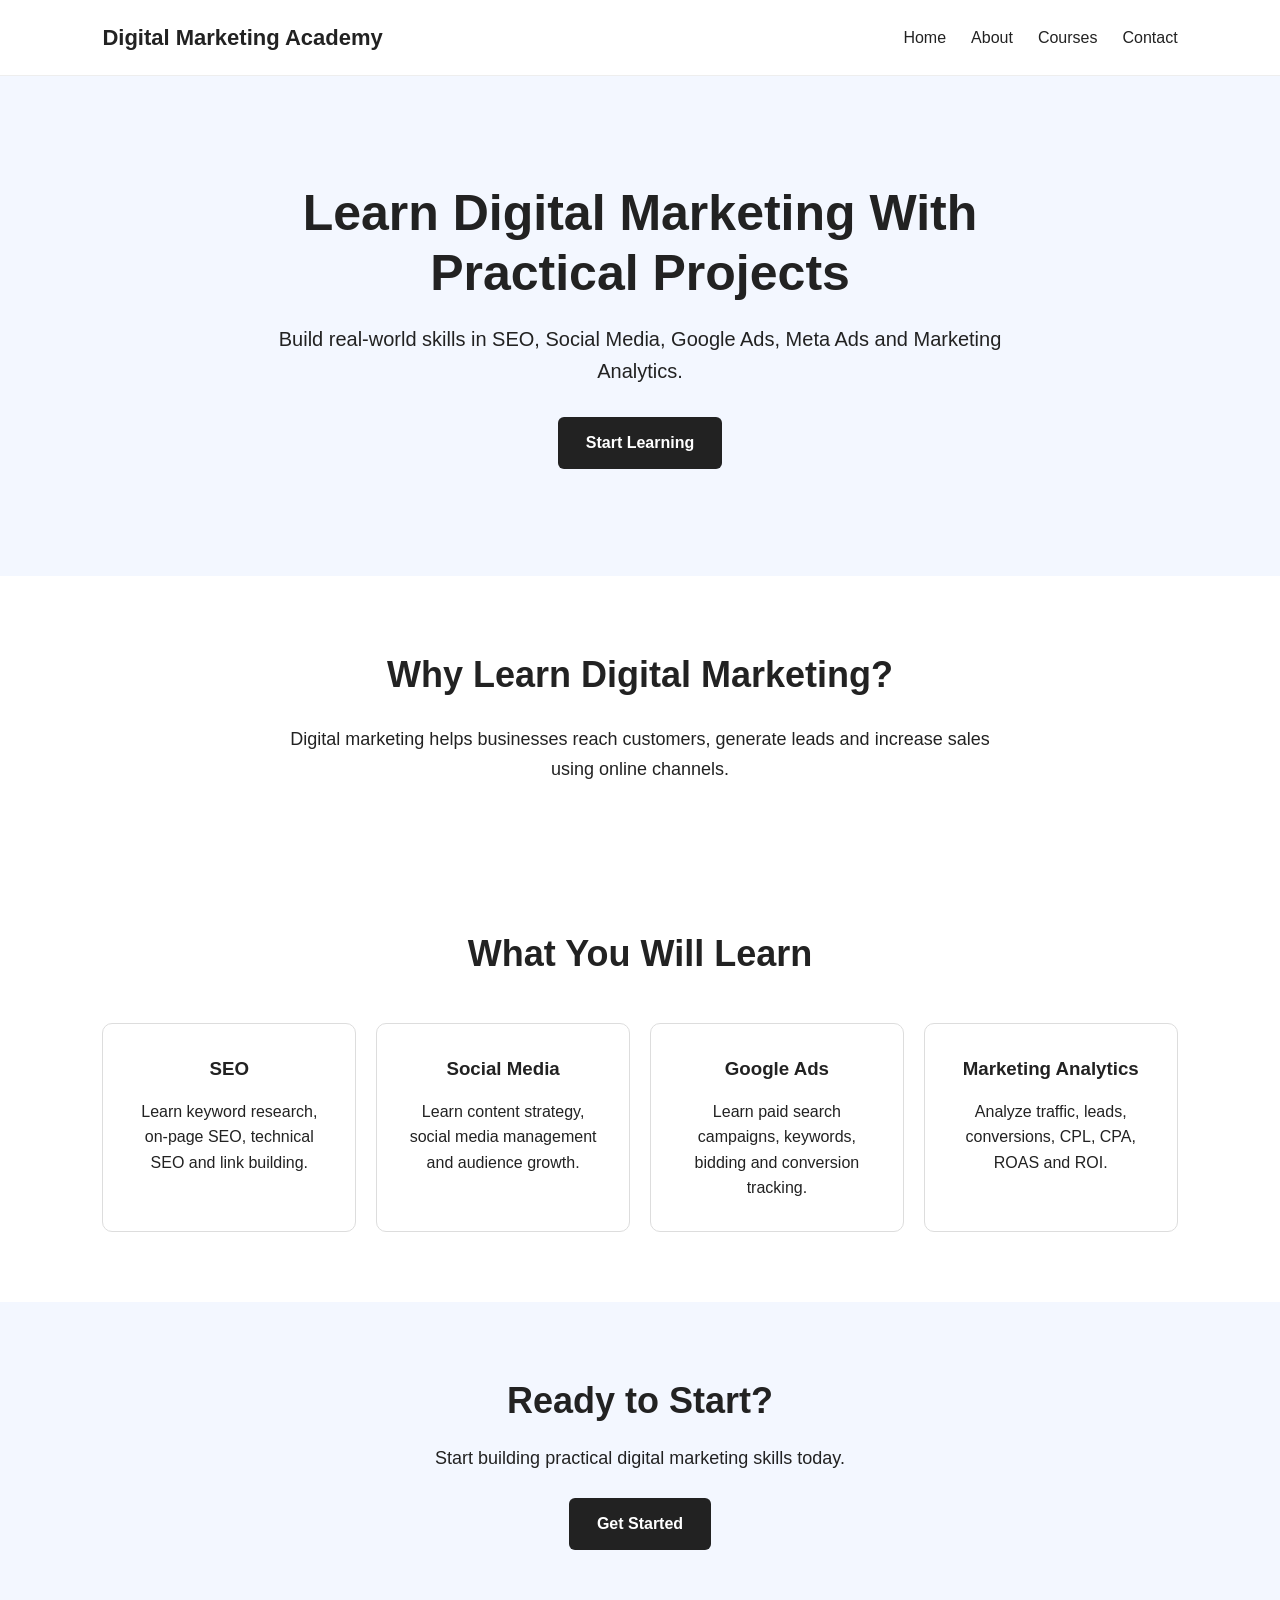
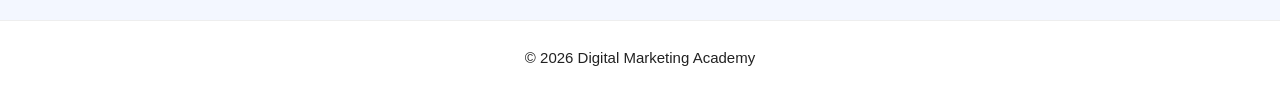
<file: index.html>
<!DOCTYPE html>
<html lang="en">
<head>

    <meta charset="UTF-8">

    <meta
        name="viewport"
        content="width=device-width, initial-scale=1.0"
    >

    <title>
        Digital Marketing Course | Learn Practical Skills
    </title>

    <meta
        name="description"
        content="Learn digital marketing through practical projects covering SEO, social media marketing, Google Ads, Meta Ads and marketing analytics."
    >

    <meta
        name="robots"
        content="index, follow"
    >

    <link
        rel="canonical"
        href="https://yashs00n.github.io/digital-marketing-academy/"
    >

    <link
        rel="stylesheet"
        href="css/style.css"
    >

</head>
<body>

<header>
    <nav class="navbar">

        <div class="logo">
            Digital Marketing Academy
        </div>

        <ul class="nav-links">
            <li><a href="index.html">Home</a></li>
            <li><a href="about.html">About</a></li>
            <li><a href="courses.html">Courses</a></li>
            <li><a href="contact.html">Contact</a></li>
        </ul>

    </nav>
</header>


<main>

<section class="hero">

    <div class="hero-content">

        <h1>
            Learn Digital Marketing
            With Practical Projects
        </h1>

        <p>
            Build real-world skills in SEO, Social Media,
            Google Ads, Meta Ads and Marketing Analytics.
        </p>

        <a href="contact.html" class="btn">
            Start Learning
        </a>

    </div>

</section>


<section class="about-section">

    <h2>Why Learn Digital Marketing?</h2>

    <p>
        Digital marketing helps businesses reach customers,
        generate leads and increase sales using online channels.
    </p>

</section>


<section class="skills">

    <h2>What You Will Learn</h2>

    <div class="skill-container">

        <div class="skill-card">
            <h3>SEO</h3>
            <p>
                Learn keyword research, on-page SEO,
                technical SEO and link building.
            </p>
        </div>

        <div class="skill-card">
            <h3>Social Media</h3>
            <p>
                Learn content strategy, social media
                management and audience growth.
            </p>
        </div>

        <div class="skill-card">
            <h3>Google Ads</h3>
            <p>
                Learn paid search campaigns,
                keywords, bidding and conversion tracking.
            </p>
        </div>

        <div class="skill-card">
            <h3>Marketing Analytics</h3>
            <p>
                Analyze traffic, leads, conversions,
                CPL, CPA, ROAS and ROI.
            </p>
        </div>

    </div>

</section>


<section class="cta">

    <h2>Ready to Start?</h2>

    <p>
        Start building practical digital marketing skills today.
    </p>

    <a href="landing.html" class="btn">
        Get Started
    </a>

</section>

</main>


<footer>

    <p>
        © 2026 Digital Marketing Academy
    </p>

</footer>

<script src="js/scripts.js"></script>

</body>
</html>
</file>
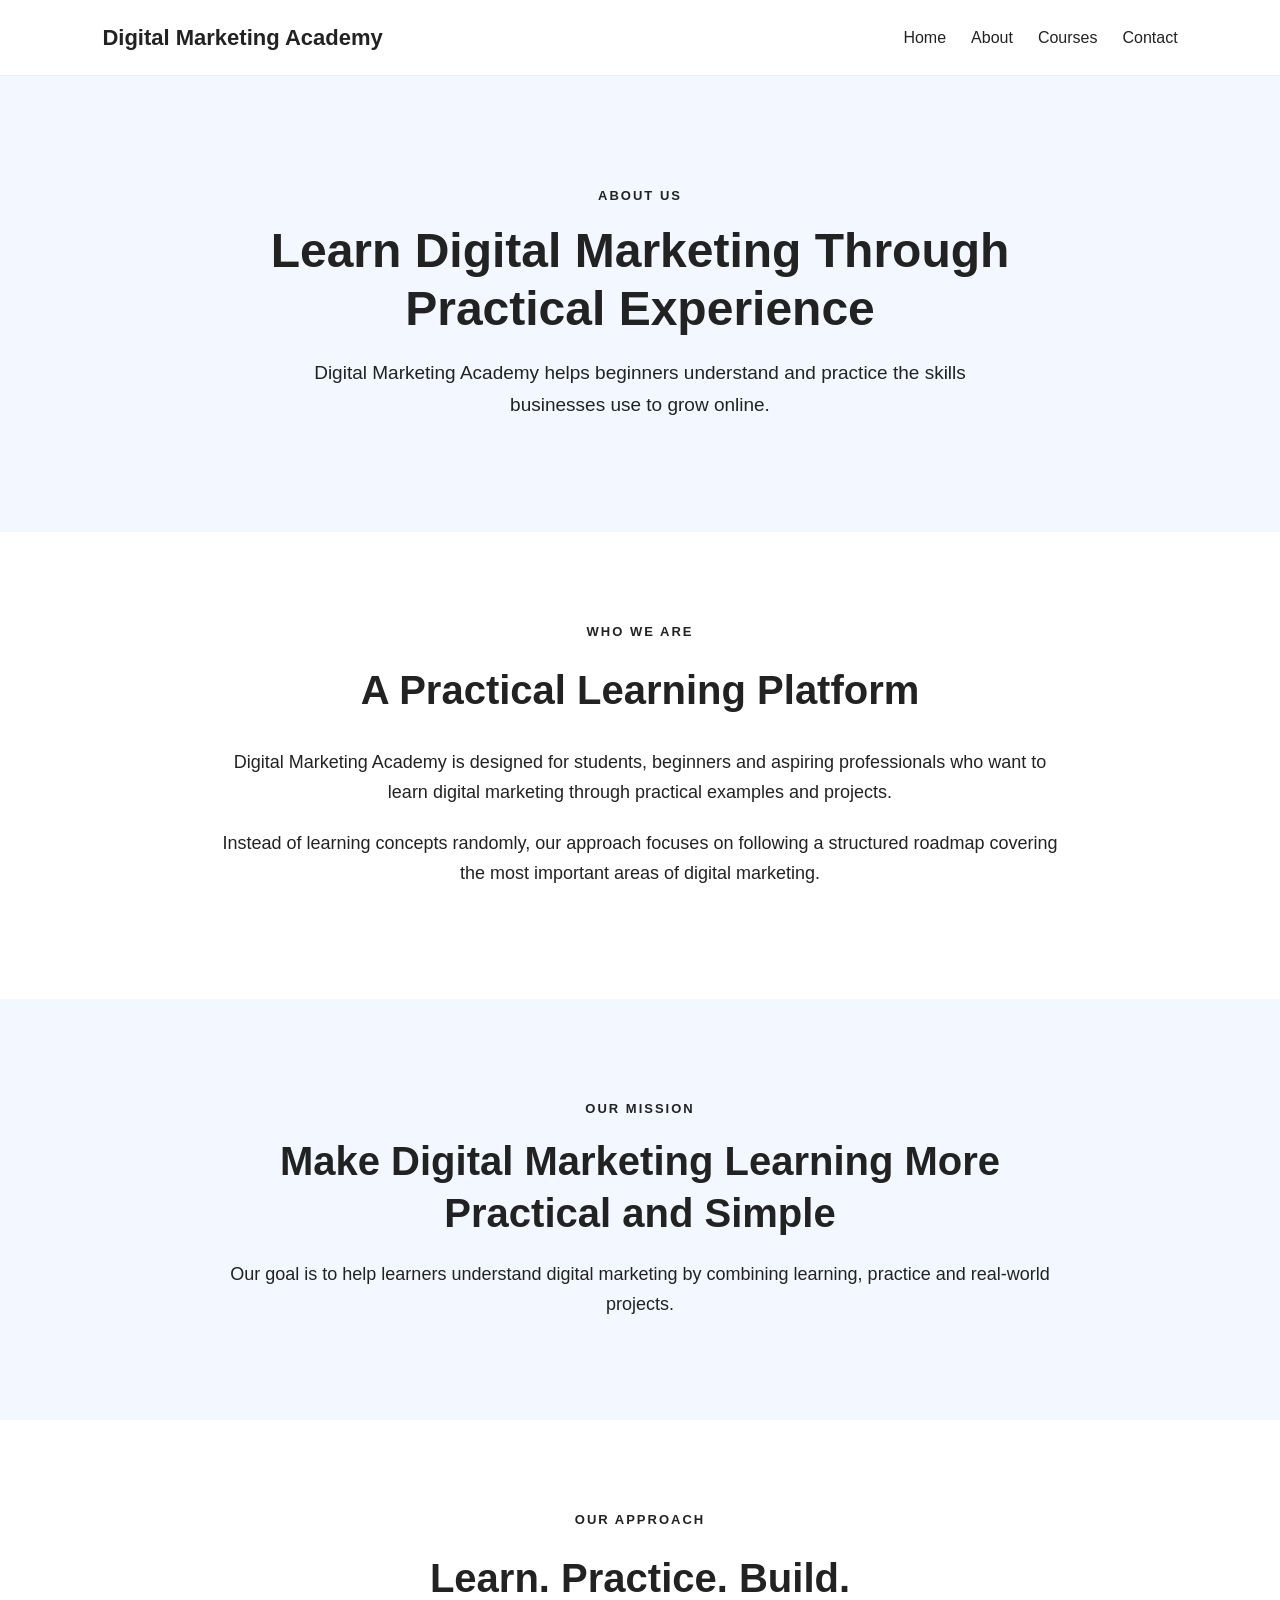
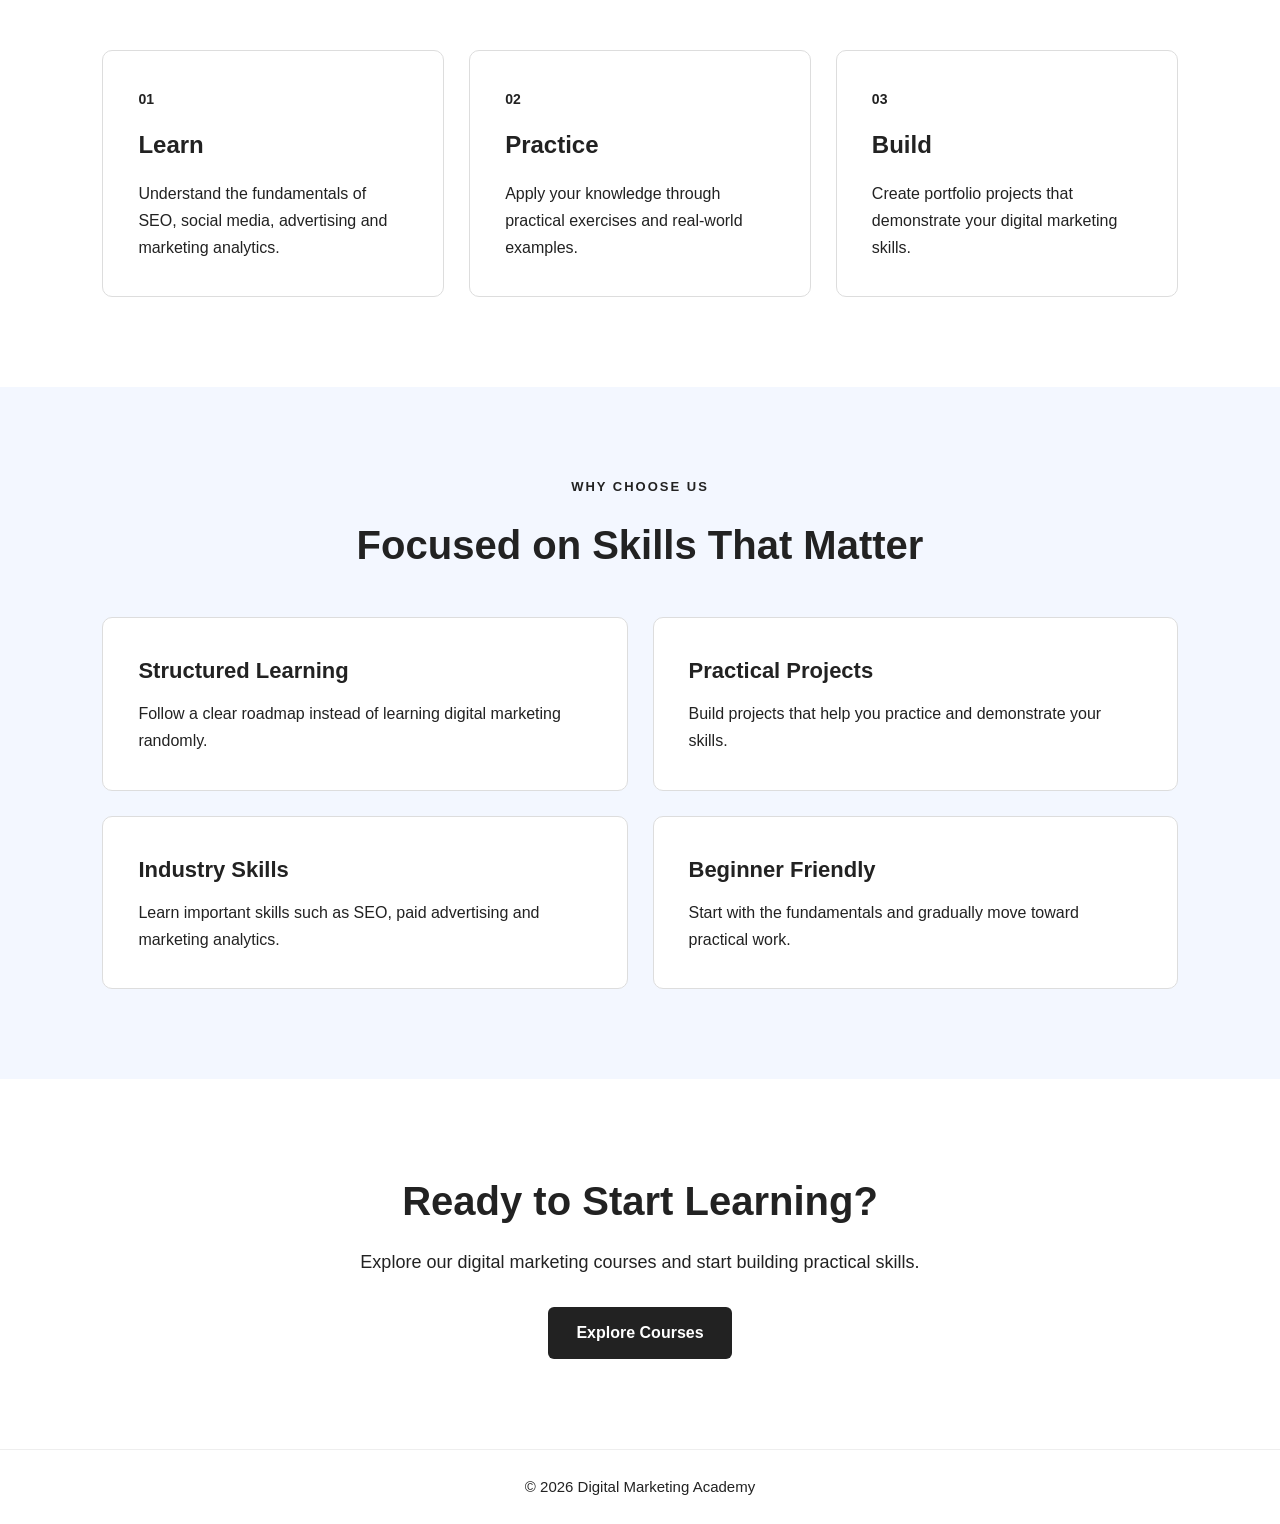
<file: about.html>
<!DOCTYPE html>
<html lang="en">

<head>
    <meta charset="UTF-8">

    <meta name="viewport"
          content="width=device-width, initial-scale=1.0">

    <meta name="description"
          content="Learn about Digital Marketing Academy and our practical approach to digital marketing education.">

    <title>About | Digital Marketing Academy</title>

    <link rel="stylesheet" href="css/style.css">
</head>


<body>

    <!-- =========================
         NAVBAR
    ========================== -->

    <header>

        <nav class="navbar">

            <div class="logo">
                Digital Marketing Academy
            </div>

            <ul class="nav-links">

                <li>
                    <a href="index.html">Home</a>
                </li>

                <li>
                    <a href="about.html">About</a>
                </li>

                <li>
                    <a href="courses.html">Courses</a>
                </li>

                <li>
                    <a href="contact.html">Contact</a>
                </li>

            </ul>

        </nav>

    </header>


    <!-- =========================
         ABOUT HERO
    ========================== -->

    <section class="about-hero">

        <div class="about-hero-content">

            <p class="section-label">
                ABOUT US
            </p>

            <h1>
                Learn Digital Marketing
                Through Practical Experience
            </h1>

            <p>
                Digital Marketing Academy helps beginners
                understand and practice the skills businesses
                use to grow online.
            </p>

        </div>

    </section>


    <!-- =========================
         ABOUT ACADEMY
    ========================== -->

    <section class="academy-section">

        <div class="academy-content">

            <p class="section-label">
                WHO WE ARE
            </p>

            <h2>
                A Practical Learning Platform
            </h2>

            <p>
                Digital Marketing Academy is designed for
                students, beginners and aspiring professionals
                who want to learn digital marketing through
                practical examples and projects.
            </p>

            <p>
                Instead of learning concepts randomly, our
                approach focuses on following a structured
                roadmap covering the most important areas
                of digital marketing.
            </p>

        </div>

    </section>


    <!-- =========================
         MISSION
    ========================== -->

    <section class="mission-section">

        <div class="mission-content">

            <p class="section-label">
                OUR MISSION
            </p>

            <h2>
                Make Digital Marketing Learning
                More Practical and Simple
            </h2>

            <p>
                Our goal is to help learners understand
                digital marketing by combining learning,
                practice and real-world projects.
            </p>

        </div>

    </section>


    <!-- =========================
         LEARNING APPROACH
    ========================== -->

    <section class="approach-section">

        <div class="approach-content">

            <p class="section-label">
                OUR APPROACH
            </p>

            <h2>
                Learn. Practice. Build.
            </h2>


            <div class="approach-grid">

                <div class="approach-card">

                    <span>01</span>

                    <h3>
                        Learn
                    </h3>

                    <p>
                        Understand the fundamentals of SEO,
                        social media, advertising and
                        marketing analytics.
                    </p>

                </div>


                <div class="approach-card">

                    <span>02</span>

                    <h3>
                        Practice
                    </h3>

                    <p>
                        Apply your knowledge through practical
                        exercises and real-world examples.
                    </p>

                </div>


                <div class="approach-card">

                    <span>03</span>

                    <h3>
                        Build
                    </h3>

                    <p>
                        Create portfolio projects that
                        demonstrate your digital marketing
                        skills.
                    </p>

                </div>

            </div>

        </div>

    </section>


    <!-- =========================
         WHY CHOOSE US
    ========================== -->

    <section class="why-section">

        <div class="why-content">

            <p class="section-label">
                WHY CHOOSE US
            </p>

            <h2>
                Focused on Skills That Matter
            </h2>


            <div class="why-grid">

                <div class="why-card">

                    <h3>
                        Structured Learning
                    </h3>

                    <p>
                        Follow a clear roadmap instead of
                        learning digital marketing randomly.
                    </p>

                </div>


                <div class="why-card">

                    <h3>
                        Practical Projects
                    </h3>

                    <p>
                        Build projects that help you practice
                        and demonstrate your skills.
                    </p>

                </div>


                <div class="why-card">

                    <h3>
                        Industry Skills
                    </h3>

                    <p>
                        Learn important skills such as SEO,
                        paid advertising and marketing analytics.
                    </p>

                </div>


                <div class="why-card">

                    <h3>
                        Beginner Friendly
                    </h3>

                    <p>
                        Start with the fundamentals and
                        gradually move toward practical work.
                    </p>

                </div>

            </div>

        </div>

    </section>


    <!-- =========================
         CTA
    ========================== -->

    <section class="about-cta">

        <h2>
            Ready to Start Learning?
        </h2>

        <p>
            Explore our digital marketing courses and
            start building practical skills.
        </p>

        <a href="courses.html" class="btn">
            Explore Courses
        </a>

    </section>


    <!-- =========================
         FOOTER
    ========================== -->

    <footer>

        <p>
            © 2026 Digital Marketing Academy
        </p>

    </footer>


</body>

</html>
</file>
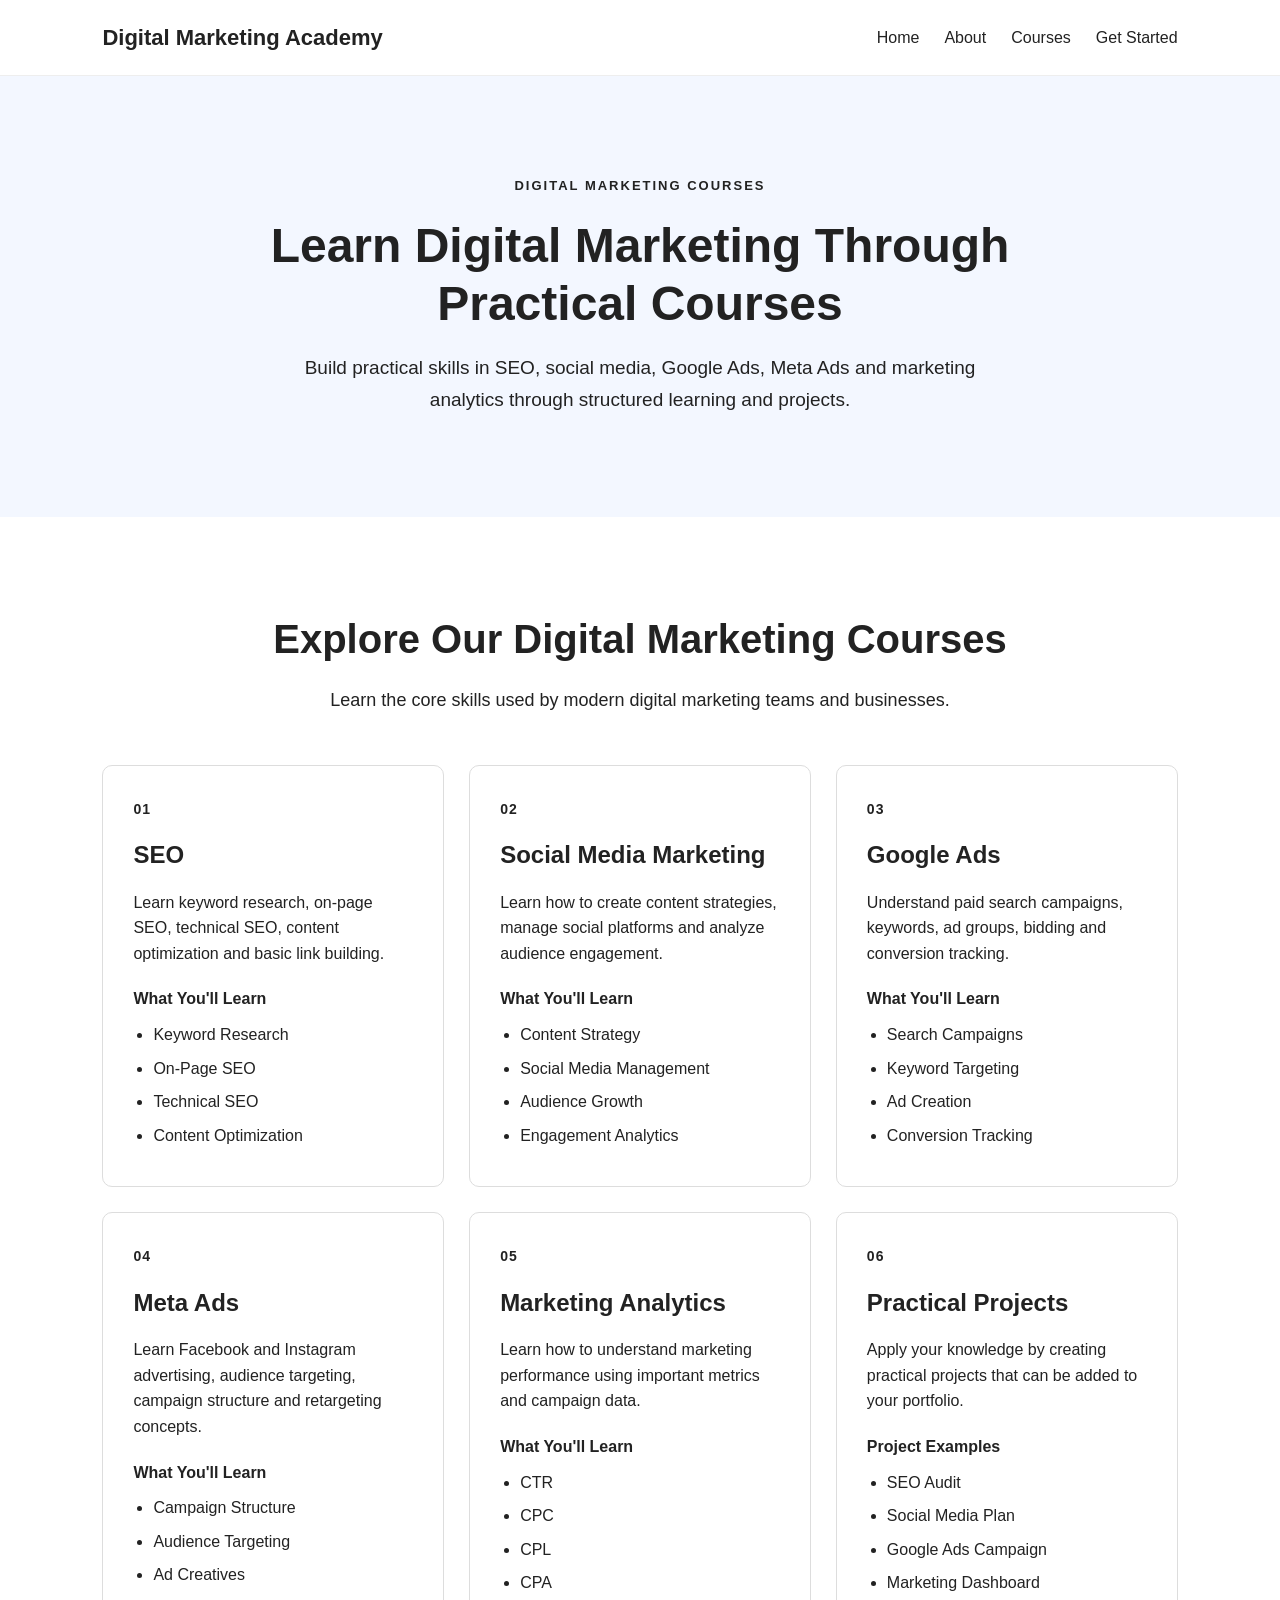
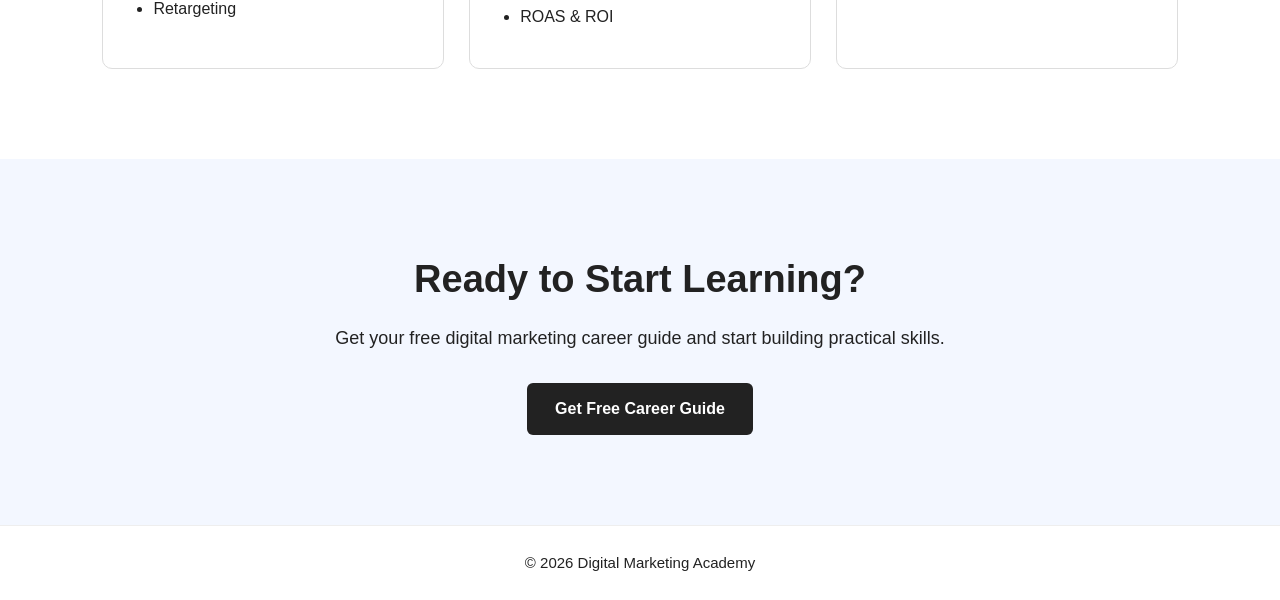
<file: courses.html>
<!DOCTYPE html>
<html lang="en">

<head>

    <meta charset="UTF-8">

    <meta
        name="viewport"
        content="width=device-width, initial-scale=1.0"
    >

    <title>
        Digital Marketing Courses for Beginners | Practical Learning
    </title>

    <meta
        name="description"
        content="Explore practical digital marketing courses covering SEO, social media marketing, Google Ads, Meta Ads and marketing analytics."
    >

    <meta
        name="robots"
        content="index, follow"
    >

    <link
        rel="canonical"
        href="https://yashs00n.github.io/digital-marketing-academy/courses.html"
    >

    <link
        rel="stylesheet"
        href="css/style.css"
    >

</head>

<body>


    <!-- NAVIGATION -->

    <header>

        <nav class="navbar">

            <div class="logo">
                Digital Marketing Academy
            </div>

            <ul class="nav-links">

                <li>
                    <a href="index.html">
                        Home
                    </a>
                </li>

                <li>
                    <a href="about.html">
                        About
                    </a>
                </li>

                <li>
                    <a href="courses.html">
                        Courses
                    </a>
                </li>

                <li>
                    <a href="landing.html">
                        Get Started
                    </a>
                </li>

            </ul>

        </nav>

    </header>


    <main>


        <!-- HERO -->

        <section class="courses-hero">

            <div class="courses-content">

                <p class="section-label">
                    DIGITAL MARKETING COURSES
                </p>

                <h1>
                    Learn Digital Marketing
                    Through Practical Courses
                </h1>

                <p>
                    Build practical skills in SEO, social media,
                    Google Ads, Meta Ads and marketing analytics
                    through structured learning and projects.
                </p>

            </div>

        </section>



        <!-- COURSES -->

        <section class="courses-section">

            <div class="courses-container">

                <h2>
                    Explore Our Digital Marketing Courses
                </h2>

                <p class="courses-intro">
                    Learn the core skills used by modern
                    digital marketing teams and businesses.
                </p>


                <div class="course-grid">


                    <!-- SEO -->

                    <article class="course-card">

                        <span class="course-number">
                            01
                        </span>

                        <h3>
                            SEO
                        </h3>

                        <p>
                            Learn keyword research, on-page SEO,
                            technical SEO, content optimization
                            and basic link building.
                        </p>

                        <h4>
                            What You'll Learn
                        </h4>

                        <ul>
                            <li>Keyword Research</li>
                            <li>On-Page SEO</li>
                            <li>Technical SEO</li>
                            <li>Content Optimization</li>
                        </ul>

                    </article>



                    <!-- SOCIAL MEDIA -->

                    <article class="course-card">

                        <span class="course-number">
                            02
                        </span>

                        <h3>
                            Social Media Marketing
                        </h3>

                        <p>
                            Learn how to create content strategies,
                            manage social platforms and analyze
                            audience engagement.
                        </p>

                        <h4>
                            What You'll Learn
                        </h4>

                        <ul>
                            <li>Content Strategy</li>
                            <li>Social Media Management</li>
                            <li>Audience Growth</li>
                            <li>Engagement Analytics</li>
                        </ul>

                    </article>



                    <!-- GOOGLE ADS -->

                    <article class="course-card">

                        <span class="course-number">
                            03
                        </span>

                        <h3>
                            Google Ads
                        </h3>

                        <p>
                            Understand paid search campaigns,
                            keywords, ad groups, bidding and
                            conversion tracking.
                        </p>

                        <h4>
                            What You'll Learn
                        </h4>

                        <ul>
                            <li>Search Campaigns</li>
                            <li>Keyword Targeting</li>
                            <li>Ad Creation</li>
                            <li>Conversion Tracking</li>
                        </ul>

                    </article>



                    <!-- META ADS -->

                    <article class="course-card">

                        <span class="course-number">
                            04
                        </span>

                        <h3>
                            Meta Ads
                        </h3>

                        <p>
                            Learn Facebook and Instagram advertising,
                            audience targeting, campaign structure
                            and retargeting concepts.
                        </p>

                        <h4>
                            What You'll Learn
                        </h4>

                        <ul>
                            <li>Campaign Structure</li>
                            <li>Audience Targeting</li>
                            <li>Ad Creatives</li>
                            <li>Retargeting</li>
                        </ul>

                    </article>



                    <!-- ANALYTICS -->

                    <article class="course-card">

                        <span class="course-number">
                            05
                        </span>

                        <h3>
                            Marketing Analytics
                        </h3>

                        <p>
                            Learn how to understand marketing
                            performance using important metrics
                            and campaign data.
                        </p>

                        <h4>
                            What You'll Learn
                        </h4>

                        <ul>
                            <li>CTR</li>
                            <li>CPC</li>
                            <li>CPL</li>
                            <li>CPA</li>
                            <li>ROAS & ROI</li>
                        </ul>

                    </article>



                    <!-- PROJECTS -->

                    <article class="course-card">

                        <span class="course-number">
                            06
                        </span>

                        <h3>
                            Practical Projects
                        </h3>

                        <p>
                            Apply your knowledge by creating
                            practical projects that can be added
                            to your portfolio.
                        </p>

                        <h4>
                            Project Examples
                        </h4>

                        <ul>
                            <li>SEO Audit</li>
                            <li>Social Media Plan</li>
                            <li>Google Ads Campaign</li>
                            <li>Marketing Dashboard</li>
                        </ul>

                    </article>

                </div>

            </div>

        </section>



        <!-- CTA -->

        <section class="courses-cta">

            <div>

                <h2>
                    Ready to Start Learning?
                </h2>

                <p>
                    Get your free digital marketing career
                    guide and start building practical skills.
                </p>

                <a
                    href="landing.html"
                    class="hero-button"
                >
                    Get Free Career Guide
                </a>

            </div>

        </section>


    </main>


    <footer>

        <p>
            © 2026 Digital Marketing Academy
        </p>

    </footer>


</body>

</html>
</file>
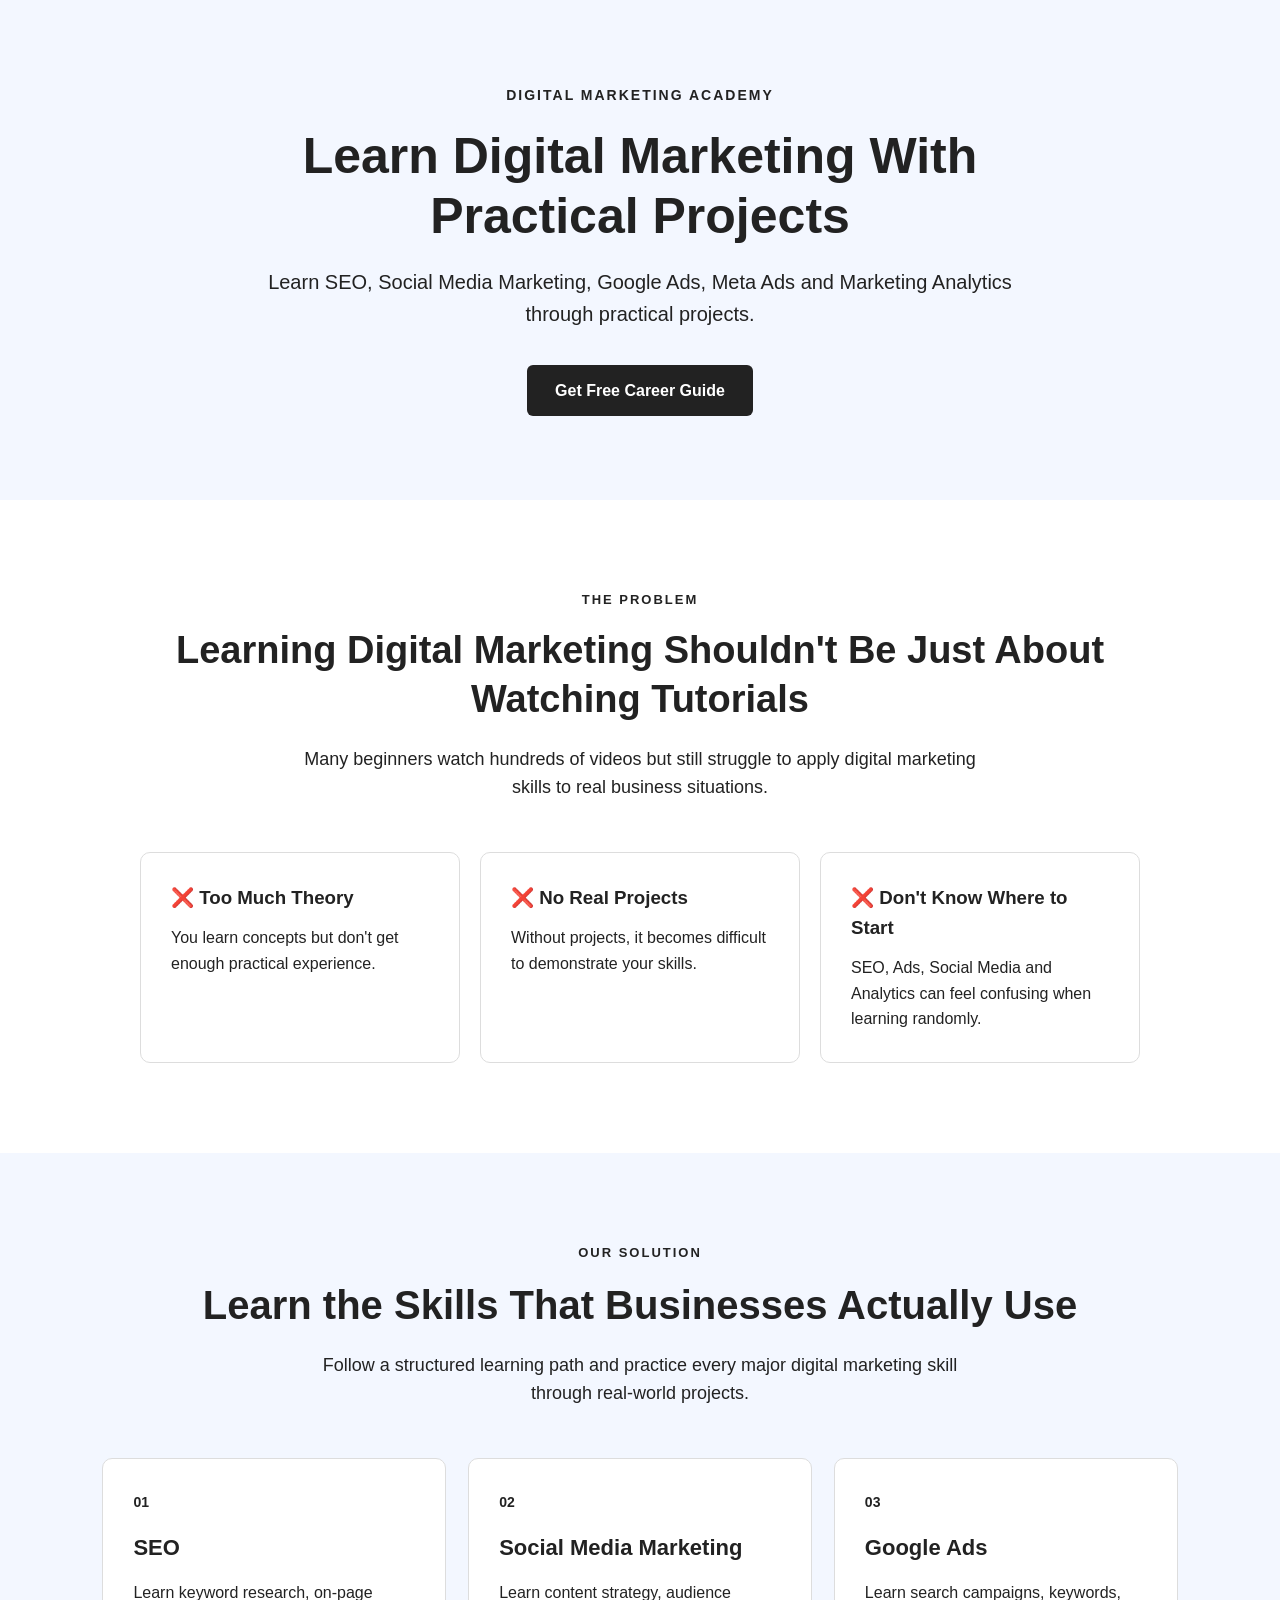
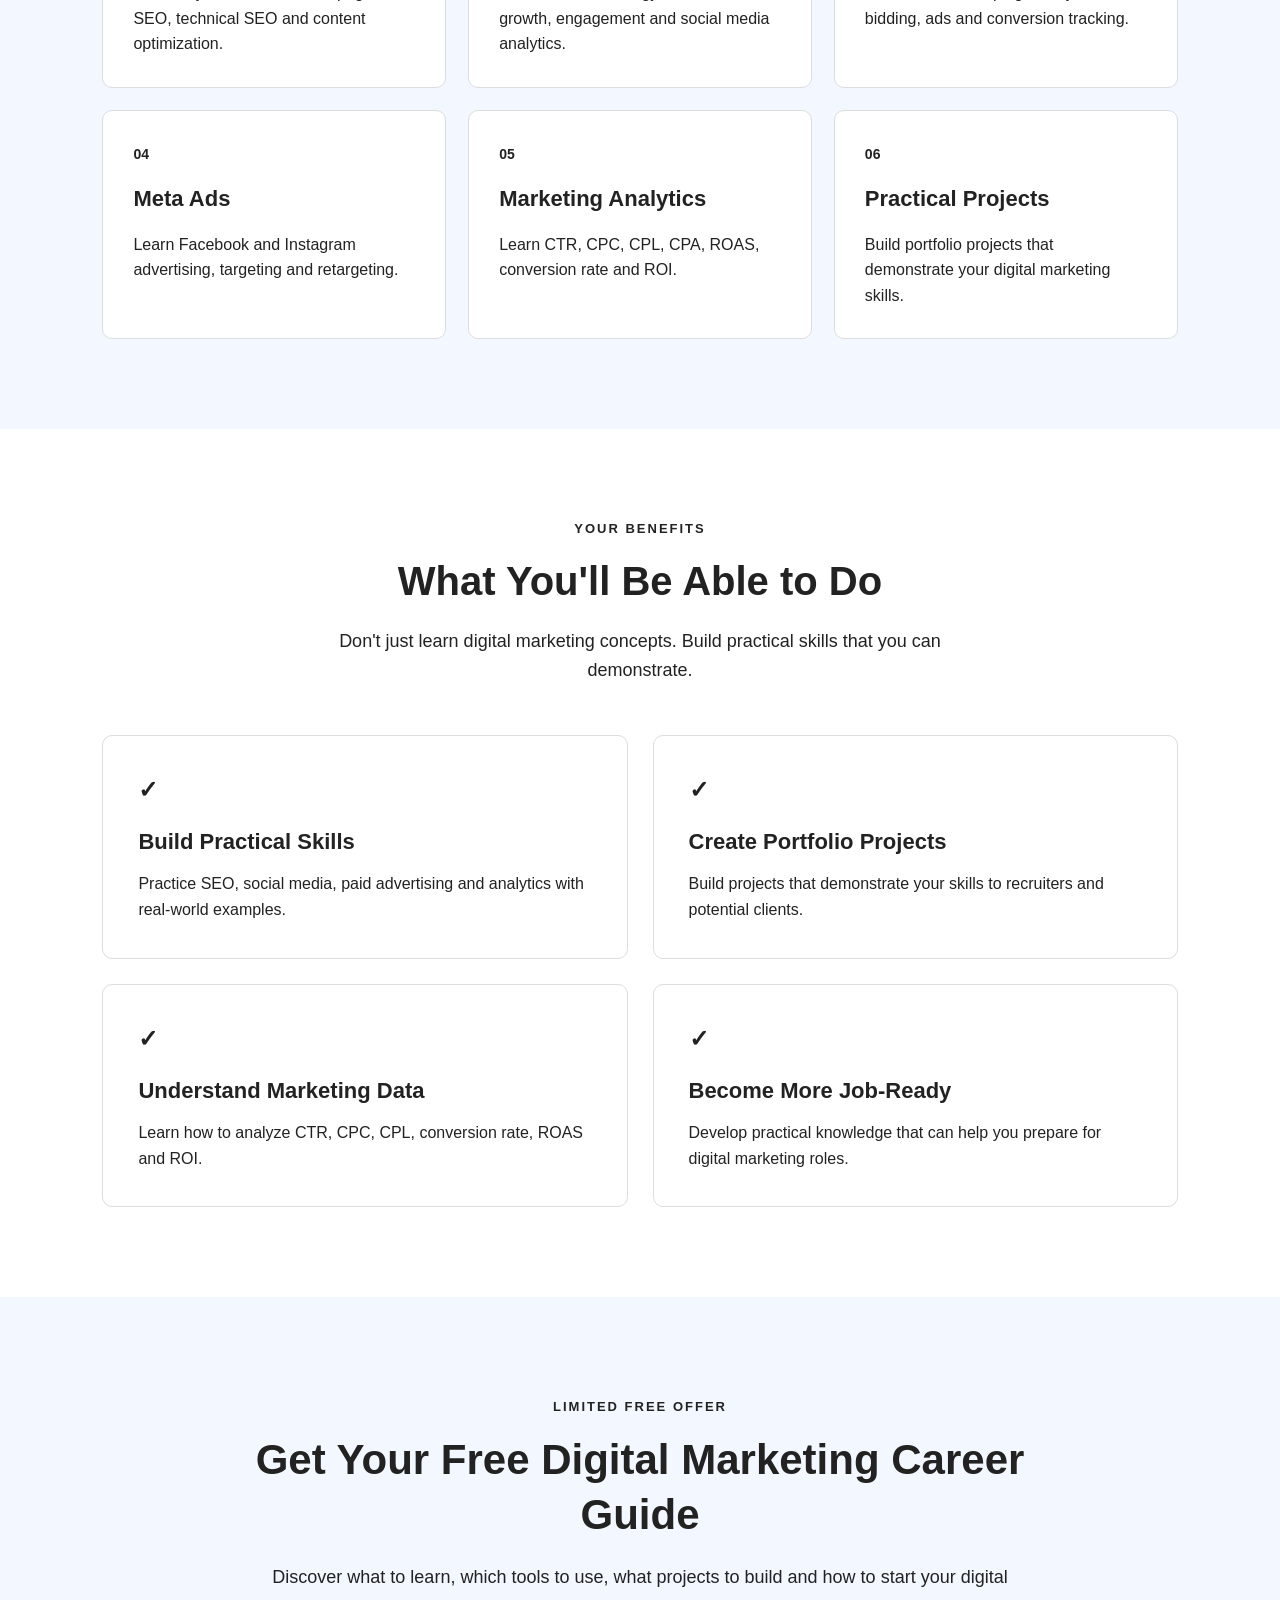
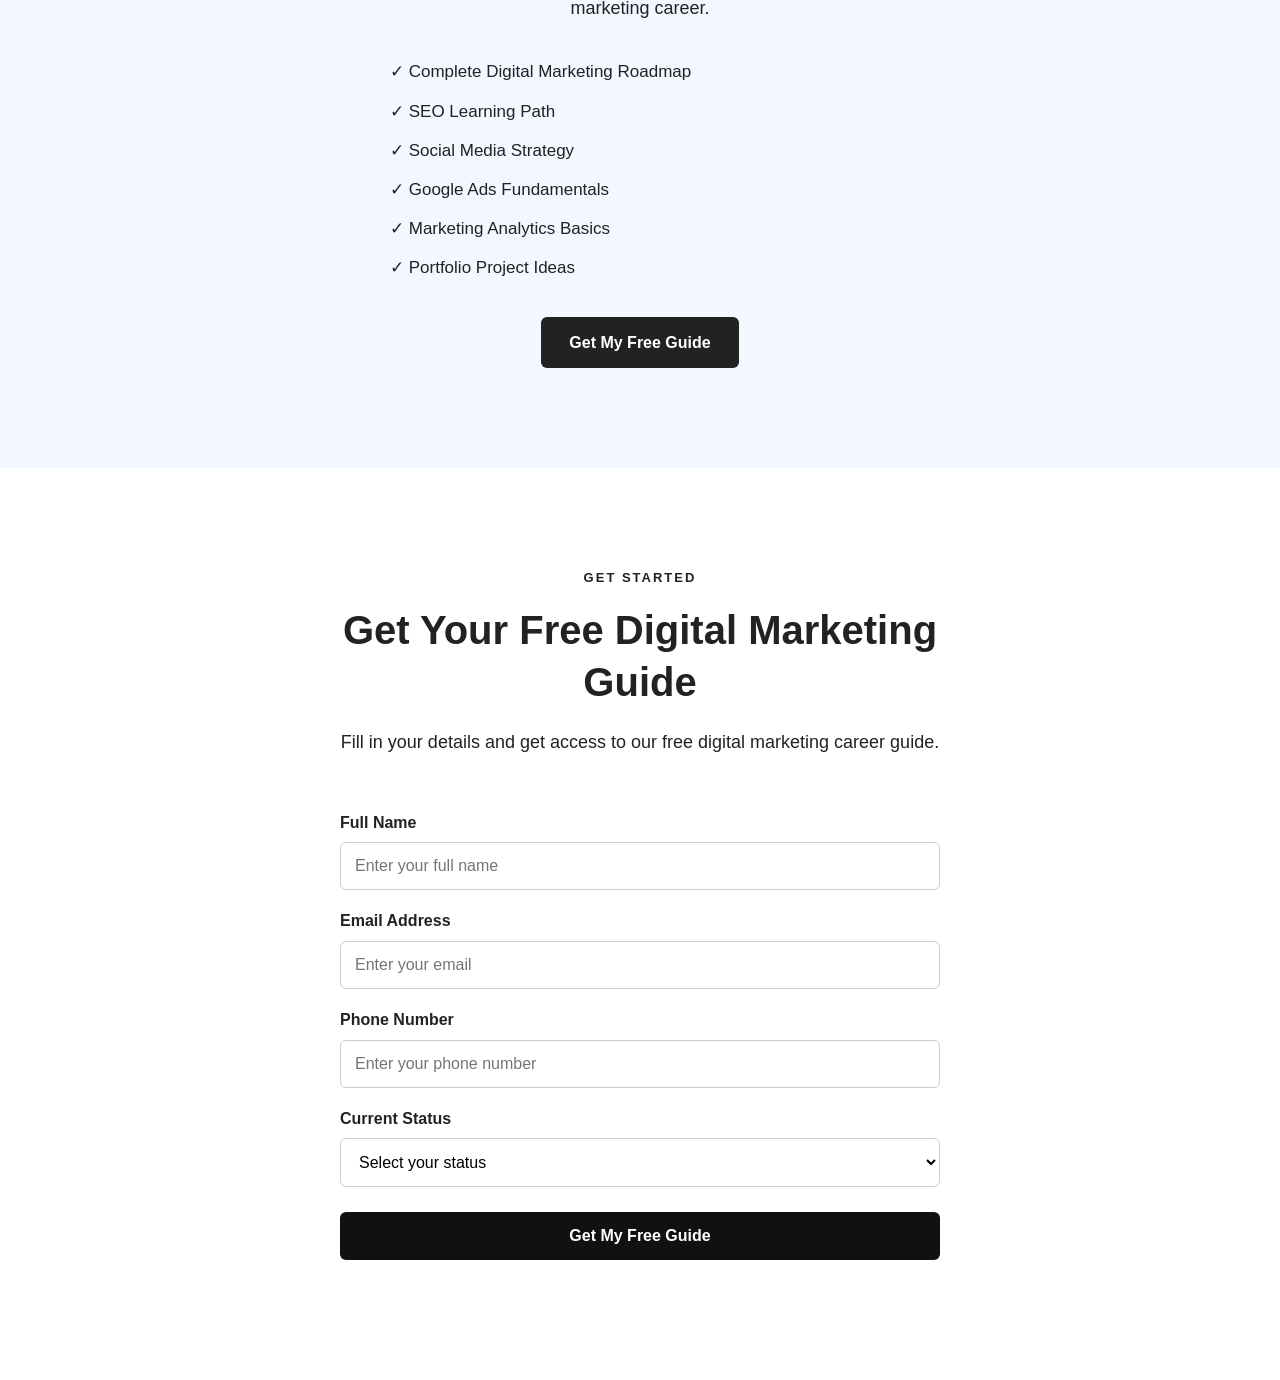
<file: landing.html>
<!DOCTYPE html>
<html lang="en">

<head>

    <meta charset="UTF-8">

    <meta
        name="viewport"
        content="width=device-width, initial-scale=1.0"
    >

    <title>
        Learn Digital Marketing With Practical Projects
    </title>

    <meta
        name="description"
        content="Learn SEO, social media marketing, Google Ads, Meta Ads and marketing analytics through practical digital marketing projects."
    >

    <link
        rel="stylesheet"
        href="css/style.css"
    >

</head>

<body>


    <!-- HERO SECTION -->

    <section class="hero">

        <div class="hero-content">

            <p class="small-heading">
                DIGITAL MARKETING ACADEMY
            </p>

            <h1>
                Learn Digital Marketing
                With Practical Projects
            </h1>

            <p class="hero-text">
                Learn SEO, Social Media Marketing,
                Google Ads, Meta Ads and Marketing Analytics
                through practical projects.
            </p>

            <a href="#lead-form" class="hero-button">
                Get Free Career Guide
            </a>

        </div>

    </section>



    <!-- PROBLEM SECTION -->

    <section class="problem-section">

        <div class="problem-content">

            <p class="section-label">
                THE PROBLEM
            </p>

            <h2>
                Learning Digital Marketing
                Shouldn't Be Just About Watching Tutorials
            </h2>

            <p>
                Many beginners watch hundreds of videos but still
                struggle to apply digital marketing skills to real
                business situations.
            </p>

            <div class="problem-list">

                <div class="problem-card">

                    <h3>
                        ❌ Too Much Theory
                    </h3>

                    <p>
                        You learn concepts but don't get enough
                        practical experience.
                    </p>

                </div>


                <div class="problem-card">

                    <h3>
                        ❌ No Real Projects
                    </h3>

                    <p>
                        Without projects, it becomes difficult to
                        demonstrate your skills.
                    </p>

                </div>


                <div class="problem-card">

                    <h3>
                        ❌ Don't Know Where to Start
                    </h3>

                    <p>
                        SEO, Ads, Social Media and Analytics can
                        feel confusing when learning randomly.
                    </p>

                </div>

            </div>

        </div>

    </section>



    <!-- SOLUTION SECTION -->

    <section class="solution-section">

        <div class="solution-content">

            <p class="section-label">
                OUR SOLUTION
            </p>

            <h2>
                Learn the Skills That Businesses
                Actually Use
            </h2>

            <p class="solution-intro">
                Follow a structured learning path and practice
                every major digital marketing skill through
                real-world projects.
            </p>


            <div class="solution-grid">

                <div class="solution-card">
                    <span>01</span>
                    <h3>SEO</h3>
                    <p>
                        Learn keyword research, on-page SEO,
                        technical SEO and content optimization.
                    </p>
                </div>


                <div class="solution-card">
                    <span>02</span>
                    <h3>Social Media Marketing</h3>
                    <p>
                        Learn content strategy, audience growth,
                        engagement and social media analytics.
                    </p>
                </div>


                <div class="solution-card">
                    <span>03</span>
                    <h3>Google Ads</h3>
                    <p>
                        Learn search campaigns, keywords,
                        bidding, ads and conversion tracking.
                    </p>
                </div>


                <div class="solution-card">
                    <span>04</span>
                    <h3>Meta Ads</h3>
                    <p>
                        Learn Facebook and Instagram advertising,
                        targeting and retargeting.
                    </p>
                </div>


                <div class="solution-card">
                    <span>05</span>
                    <h3>Marketing Analytics</h3>
                    <p>
                        Learn CTR, CPC, CPL, CPA, ROAS,
                        conversion rate and ROI.
                    </p>
                </div>


                <div class="solution-card">
                    <span>06</span>
                    <h3>Practical Projects</h3>
                    <p>
                        Build portfolio projects that demonstrate
                        your digital marketing skills.
                    </p>
                </div>

            </div>

        </div>

    </section>



    <!-- BENEFITS SECTION -->

    <section class="benefits-section">

        <div class="benefits-content">

            <p class="section-label">
                YOUR BENEFITS
            </p>

            <h2>
                What You'll Be Able to Do
            </h2>

            <p class="benefits-intro">
                Don't just learn digital marketing concepts.
                Build practical skills that you can demonstrate.
            </p>


            <div class="benefits-grid">

                <div class="benefit-card">

                    <div class="benefit-icon">
                        ✓
                    </div>

                    <h3>
                        Build Practical Skills
                    </h3>

                    <p>
                        Practice SEO, social media, paid advertising
                        and analytics with real-world examples.
                    </p>

                </div>


                <div class="benefit-card">

                    <div class="benefit-icon">
                        ✓
                    </div>

                    <h3>
                        Create Portfolio Projects
                    </h3>

                    <p>
                        Build projects that demonstrate your skills
                        to recruiters and potential clients.
                    </p>

                </div>


                <div class="benefit-card">

                    <div class="benefit-icon">
                        ✓
                    </div>

                    <h3>
                        Understand Marketing Data
                    </h3>

                    <p>
                        Learn how to analyze CTR, CPC, CPL,
                        conversion rate, ROAS and ROI.
                    </p>

                </div>


                <div class="benefit-card">

                    <div class="benefit-icon">
                        ✓
                    </div>

                    <h3>
                        Become More Job-Ready
                    </h3>

                    <p>
                        Develop practical knowledge that can help
                        you prepare for digital marketing roles.
                    </p>

                </div>

            </div>

        </div>

    </section>



    <!-- OFFER SECTION -->

    <section class="offer-section">

        <div class="offer-content">

            <p class="section-label">
                LIMITED FREE OFFER
            </p>

            <h2>
                Get Your Free Digital Marketing Career Guide
            </h2>

            <p>
                Discover what to learn, which tools to use,
                what projects to build and how to start your
                digital marketing career.
            </p>


            <div class="offer-list">

                <p>✓ Complete Digital Marketing Roadmap</p>
                <p>✓ SEO Learning Path</p>
                <p>✓ Social Media Strategy</p>
                <p>✓ Google Ads Fundamentals</p>
                <p>✓ Marketing Analytics Basics</p>
                <p>✓ Portfolio Project Ideas</p>

            </div>


            <a href="#lead-form" class="hero-button">
                Get My Free Guide
            </a>

        </div>

    </section>



    <!-- LEAD FORM -->

    <section
        class="lead-form-section"
        id="lead-form"
    >

        <div class="form-container">

            <p class="section-label">
                GET STARTED
            </p>

            <h2>
                Get Your Free Digital Marketing Guide
            </h2>

            <p class="form-intro">
                Fill in your details and get access to
                our free digital marketing career guide.
            </p>


            <form id="leadForm">

                <label for="name">
                    Full Name
                </label>

                <input
                    type="text"
                    id="name"
                    name="name"
                    placeholder="Enter your full name"
                    required
                >


                <label for="email">
                    Email Address
                </label>

                <input
                    type="email"
                    id="email"
                    name="email"
                    placeholder="Enter your email"
                    required
                >


                <label for="phone">
                    Phone Number
                </label>

                <input
                    type="tel"
                    id="phone"
                    name="phone"
                    placeholder="Enter your phone number"
                    required
                >


                <label for="status">
                    Current Status
                </label>

                <select
                    id="status"
                    name="status"
                    required
                >

                    <option value="">
                        Select your status
                    </option>

                    <option value="Student">
                        Student
                    </option>

                    <option value="Fresher">
                        Fresher
                    </option>

                    <option value="Working Professional">
                        Working Professional
                    </option>

                </select>


                <button
                    type="submit"
                    class="form-button"
                >
                    Get My Free Guide
                </button>

            </form>


            <p id="form-message"></p>

        </div>

    </section>



    <!-- JAVASCRIPT -->

    <script src="js/scripts.js"></script>

</body>

</html>
</file>
<file: css/style.css>
/* =========================================
   GLOBAL RESET
========================================= */

* {
    margin: 0;
    padding: 0;
    box-sizing: border-box;
}

html {
    scroll-behavior: smooth;
}

body {
    font-family: Arial, sans-serif;
    line-height: 1.6;
    color: #222;
    background: #ffffff;
}

a {
    text-decoration: none;
    color: inherit;
}

section {
    width: 100%;
}


/* =========================================
   NAVBAR
========================================= */

.navbar {
    display: flex;
    justify-content: space-between;
    align-items: center;

    padding: 20px 8%;

    background: #ffffff;
    border-bottom: 1px solid #eeeeee;
}

.logo {
    font-size: 22px;
    font-weight: bold;
}

.nav-links {
    display: flex;
    align-items: center;

    list-style: none;
    gap: 25px;
}

.nav-links a {
    color: #222;
    font-size: 16px;

    transition: opacity 0.2s ease;
}

.nav-links a:hover {
    opacity: 0.6;
}


/* =========================================
   GENERAL BUTTON
========================================= */

.btn,
.hero-button {
    display: inline-block;

    padding: 13px 28px;

    background: #222;
    color: #ffffff;

    border: none;
    border-radius: 6px;

    font-size: 16px;
    font-weight: bold;

    cursor: pointer;

    transition: opacity 0.2s ease,
                transform 0.2s ease;
}

.btn:hover,
.hero-button:hover {
    opacity: 0.8;
    transform: translateY(-2px);
}


/* =========================================
   GENERAL SECTION LABEL
========================================= */

.section-label {
    font-size: 13px;
    font-weight: bold;

    letter-spacing: 2px;

    margin-bottom: 15px;
}


/* =========================================
   MAIN WEBSITE HERO
   index.html
========================================= */

.hero {
    min-height: 500px;

    display: flex;
    justify-content: center;
    align-items: center;

    text-align: center;

    padding: 60px 8%;

    background: #f3f7ff;
}

.hero-content {
    max-width: 800px;
}

.hero h1 {
    font-size: 50px;
    line-height: 1.2;

    margin-bottom: 20px;
}

.hero p {
    font-size: 20px;
    line-height: 1.6;

    margin-bottom: 30px;
}


/* =========================================
   LANDING PAGE HERO
========================================= */

.hero .small-heading {
    font-size: 14px;

    font-weight: bold;

    letter-spacing: 2px;

    margin-bottom: 20px;
}

.hero .hero-text {
    font-size: 20px;

    line-height: 1.6;

    margin-bottom: 35px;
}


/* =========================================
   INDEX - ABOUT SECTION
========================================= */

.about-section {
    padding: 70px 8%;
    text-align: center;
}

.about-section h2 {
    font-size: 36px;
    margin-bottom: 20px;
}

.about-section p {
    max-width: 700px;

    margin: auto;

    font-size: 18px;
    line-height: 1.7;
}


/* =========================================
   INDEX - SKILLS SECTION
========================================= */

.skills {
    padding: 70px 8%;
    text-align: center;
}

.skills h2 {
    font-size: 36px;
    margin-bottom: 20px;
}

.skill-container {
    display: grid;

    grid-template-columns: repeat(4, 1fr);

    gap: 20px;

    margin-top: 40px;
}

.skill-card {
    padding: 30px;

    border: 1px solid #ddd;
    border-radius: 10px;

    background: #ffffff;

    transition: transform 0.2s ease;
}

.skill-card:hover {
    transform: translateY(-4px);
}

.skill-card h3 {
    margin-bottom: 15px;
}


/* =========================================
   MAIN CTA
========================================= */

.cta {
    padding: 70px 8%;

    text-align: center;

    background: #f3f7ff;
}

.cta h2 {
    font-size: 36px;
    margin-bottom: 15px;
}

.cta p {
    font-size: 18px;
    margin-bottom: 25px;
}


/* =========================================
   LANDING - PROBLEM SECTION
========================================= */

.problem-section {
    padding: 90px 8%;

    text-align: center;

    background: #ffffff;
}

.problem-content {
    max-width: 1000px;
    margin: auto;
}

.problem-section h2 {
    font-size: 38px;

    line-height: 1.3;

    margin-bottom: 20px;
}

.problem-content > p:not(.section-label) {
    max-width: 700px;

    margin: auto;

    font-size: 18px;
    line-height: 1.6;
}

.problem-list {
    display: grid;

    grid-template-columns: repeat(3, 1fr);

    gap: 20px;

    margin-top: 50px;
}

.problem-card {
    padding: 30px;

    border: 1px solid #ddd;

    border-radius: 10px;

    text-align: left;

    background: #ffffff;

    transition: transform 0.2s ease;
}

.problem-card:hover {
    transform: translateY(-4px);
}

.problem-card h3 {
    margin-bottom: 12px;
}

.problem-card p {
    line-height: 1.6;
}


/* =========================================
   LANDING - SOLUTION SECTION
========================================= */

.solution-section {
    padding: 90px 8%;

    text-align: center;

    background: #f3f7ff;
}

.solution-content {
    max-width: 1100px;
    margin: auto;
}

.solution-section h2 {
    font-size: 40px;

    line-height: 1.3;

    margin-bottom: 20px;
}

.solution-intro {
    max-width: 700px;

    margin: auto;

    font-size: 18px;
    line-height: 1.6;
}

.solution-grid {
    display: grid;

    grid-template-columns: repeat(3, 1fr);

    gap: 22px;

    margin-top: 50px;
}

.solution-card {
    padding: 30px;

    text-align: left;

    background: #ffffff;

    border: 1px solid #ddd;
    border-radius: 10px;

    transition: transform 0.2s ease;
}

.solution-card:hover {
    transform: translateY(-4px);
}

.solution-card span {
    font-size: 14px;
    font-weight: bold;
}

.solution-card h3 {
    margin: 15px 0;

    font-size: 22px;
}

.solution-card p {
    line-height: 1.6;
}


/* =========================================
   LANDING - BENEFITS SECTION
========================================= */

.benefits-section {
    padding: 90px 8%;

    text-align: center;

    background: #ffffff;
}

.benefits-content {
    max-width: 1100px;
    margin: auto;
}

.benefits-section h2 {
    font-size: 40px;

    line-height: 1.3;

    margin-bottom: 20px;
}

.benefits-intro {
    max-width: 700px;

    margin: auto;

    font-size: 18px;
    line-height: 1.6;
}

.benefits-grid {
    display: grid;

    grid-template-columns: repeat(2, 1fr);

    gap: 25px;

    margin-top: 50px;
}

.benefit-card {
    padding: 35px;

    text-align: left;

    background: #ffffff;

    border: 1px solid #ddd;
    border-radius: 10px;

    transition: transform 0.2s ease;
}

.benefit-card:hover {
    transform: translateY(-4px);
}

.benefit-icon {
    font-size: 24px;

    font-weight: bold;

    margin-bottom: 15px;
}

.benefit-card h3 {
    font-size: 22px;
    margin-bottom: 12px;
}

.benefit-card p {
    line-height: 1.6;
}


/* =========================================
   LANDING - OFFER SECTION
========================================= */

.offer-section {
    padding: 100px 8%;

    text-align: center;

    background: #f3f7ff;
}

.offer-content {
    max-width: 800px;
    margin: auto;
}

.offer-section h2 {
    font-size: 42px;

    line-height: 1.3;

    margin-bottom: 20px;
}

.offer-content > p:not(.section-label) {
    font-size: 18px;

    line-height: 1.7;
}

.offer-list {
    max-width: 500px;

    margin: 35px auto;

    text-align: left;
}

.offer-list p {
    margin: 12px 0;

    font-size: 17px;
}


/* =========================================
   LANDING - LEAD FORM
========================================= */

.lead-form-section {
    padding: 100px 20px;

    background: #ffffff;
}

.form-container {
    max-width: 600px;

    margin: auto;

    text-align: center;
}

.form-container h2 {
    font-size: 40px;

    line-height: 1.3;

    margin-bottom: 20px;
}

.form-intro {
    font-size: 18px;

    line-height: 1.6;

    margin-bottom: 35px;
}

#leadForm {
    display: flex;

    flex-direction: column;

    text-align: left;
}

#leadForm label {
    margin-top: 18px;

    margin-bottom: 7px;

    font-weight: bold;
}

#leadForm input,
#leadForm select {
    width: 100%;

    padding: 14px;

    border: 1px solid #ccc;

    border-radius: 6px;

    font-size: 16px;

    background: #ffffff;
}

#leadForm input:focus,
#leadForm select:focus {
    outline: none;

    border-color: #111;
}

.form-button {
    width: 100%;

    margin-top: 25px;

    padding: 15px;

    border: none;

    border-radius: 6px;

    background: #111;

    color: #ffffff;

    font-size: 16px;

    font-weight: bold;

    cursor: pointer;

    transition: opacity 0.2s ease;
}

.form-button:hover {
    opacity: 0.8;
}

#form-message {
    margin-top: 20px;

    font-weight: bold;

    text-align: center;
}


/* =========================================
   COURSES PAGE - HERO
========================================= */

.courses-hero {
    padding: 100px 8%;

    text-align: center;

    background: #f3f7ff;
}

.courses-content {
    max-width: 850px;
    margin: auto;
}

.courses-content h1 {
    font-size: 48px;

    line-height: 1.2;

    margin: 20px 0;
}

.courses-content > p:last-child {
    max-width: 700px;

    margin: auto;

    font-size: 19px;

    line-height: 1.7;
}


/* =========================================
   COURSES PAGE - COURSES SECTION
========================================= */

.courses-section {
    padding: 90px 8%;

    text-align: center;

    background: #ffffff;
}

.courses-container {
    max-width: 1100px;
    margin: auto;
}

.courses-section h2 {
    font-size: 40px;

    margin-bottom: 15px;
}

.courses-intro {
    max-width: 700px;

    margin: auto;

    font-size: 18px;

    line-height: 1.6;
}

.course-grid {
    display: grid;

    grid-template-columns: repeat(3, 1fr);

    gap: 25px;

    margin-top: 50px;
}

.course-card {
    padding: 30px;

    border: 1px solid #ddd;

    border-radius: 10px;

    text-align: left;

    background: #ffffff;

    transition: transform 0.2s ease;
}

.course-card:hover {
    transform: translateY(-4px);
}

.course-number {
    font-size: 14px;

    font-weight: bold;

    letter-spacing: 1px;
}

.course-card h3 {
    font-size: 24px;

    margin: 15px 0;
}

.course-card p {
    line-height: 1.6;
}

.course-card h4 {
    margin-top: 20px;

    margin-bottom: 10px;
}

.course-card ul {
    padding-left: 20px;
}

.course-card li {
    margin: 8px 0;
}


/* =========================================
   COURSES PAGE - CTA
========================================= */

.courses-cta {
    padding: 90px 8%;

    text-align: center;

    background: #f3f7ff;
}

.courses-cta h2 {
    font-size: 38px;

    margin-bottom: 15px;
}

.courses-cta p {
    max-width: 700px;

    margin: 0 auto 30px;

    font-size: 18px;

    line-height: 1.6;
}


/* =========================================
   ABOUT PAGE - HERO
========================================= */

.about-hero {
    padding: 110px 8%;

    text-align: center;

    background: #f3f7ff;
}

.about-hero-content {
    max-width: 850px;

    margin: auto;
}

.about-hero h1 {
    font-size: 48px;

    line-height: 1.2;

    margin-bottom: 20px;
}

.about-hero p:not(.section-label) {
    max-width: 700px;

    margin: auto;

    font-size: 19px;

    line-height: 1.7;
}


/* =========================================
   ABOUT PAGE - ACADEMY
========================================= */

.academy-section {
    padding: 90px 8%;

    text-align: center;

    background: #ffffff;
}

.academy-content {
    max-width: 850px;

    margin: auto;
}

.academy-section h2 {
    font-size: 40px;

    margin-bottom: 25px;
}

.academy-content p:not(.section-label) {
    margin-bottom: 20px;

    font-size: 18px;

    line-height: 1.7;
}


/* =========================================
   ABOUT PAGE - MISSION
========================================= */

.mission-section {
    padding: 100px 8%;

    text-align: center;

    background: #f3f7ff;
}

.mission-content {
    max-width: 850px;

    margin: auto;
}

.mission-section h2 {
    font-size: 40px;

    line-height: 1.3;

    margin-bottom: 20px;
}

.mission-content p:not(.section-label) {
    font-size: 18px;

    line-height: 1.7;
}


/* =========================================
   ABOUT PAGE - APPROACH
========================================= */

.approach-section {
    padding: 90px 8%;

    text-align: center;

    background: #ffffff;
}

.approach-content {
    max-width: 1100px;

    margin: auto;
}

.approach-section h2 {
    font-size: 40px;

    margin-bottom: 40px;
}

.approach-grid {
    display: grid;

    grid-template-columns: repeat(3, 1fr);

    gap: 25px;
}

.approach-card {
    padding: 35px;

    text-align: left;

    border: 1px solid #ddd;

    border-radius: 10px;

    background: #ffffff;

    transition: transform 0.2s ease;
}

.approach-card:hover {
    transform: translateY(-4px);
}

.approach-card span {
    font-size: 14px;

    font-weight: bold;
}

.approach-card h3 {
    font-size: 24px;

    margin: 15px 0;
}

.approach-card p {
    line-height: 1.7;
}


/* =========================================
   ABOUT PAGE - WHY CHOOSE US
========================================= */

.why-section {
    padding: 90px 8%;

    text-align: center;

    background: #f3f7ff;
}

.why-content {
    max-width: 1100px;

    margin: auto;
}

.why-section h2 {
    font-size: 40px;

    margin-bottom: 40px;
}

.why-grid {
    display: grid;

    grid-template-columns: repeat(2, 1fr);

    gap: 25px;
}

.why-card {
    padding: 35px;

    text-align: left;

    background: #ffffff;

    border: 1px solid #ddd;

    border-radius: 10px;

    transition: transform 0.2s ease;
}

.why-card:hover {
    transform: translateY(-4px);
}

.why-card h3 {
    font-size: 22px;

    margin-bottom: 12px;
}

.why-card p {
    line-height: 1.7;
}


/* =========================================
   ABOUT PAGE - CTA
========================================= */

.about-cta {
    padding: 90px 8%;

    text-align: center;

    background: #ffffff;
}

.about-cta h2 {
    font-size: 40px;

    margin-bottom: 15px;
}

.about-cta p {
    font-size: 18px;

    margin-bottom: 30px;
}


/* =========================================
   CONTACT PAGE - HERO
========================================= */

.contact-hero {
    padding: 110px 8%;

    text-align: center;

    background: #f3f7ff;
}

.contact-hero-content {
    max-width: 850px;

    margin: auto;
}

.contact-hero h1 {
    font-size: 48px;

    line-height: 1.2;

    margin-bottom: 20px;
}

.contact-hero p:not(.section-label) {
    max-width: 700px;

    margin: auto;

    font-size: 19px;

    line-height: 1.7;
}


/* =========================================
   CONTACT PAGE - MAIN SECTION
========================================= */

.contact-section {
    padding: 90px 8%;

    background: #ffffff;
}

.contact-container {
    max-width: 1100px;

    margin: auto;

    display: grid;

    grid-template-columns: 1fr 1fr;

    gap: 60px;

    align-items: start;
}


/* CONTACT INFO */

.contact-info h2 {
    font-size: 38px;

    line-height: 1.3;

    margin-bottom: 20px;
}

.contact-info > p:not(.section-label) {
    font-size: 18px;

    line-height: 1.7;

    margin-bottom: 35px;
}

.contact-details {
    display: flex;

    flex-direction: column;

    gap: 20px;
}

.contact-detail {
    padding: 22px;

    border: 1px solid #ddd;

    border-radius: 10px;

    background: #ffffff;
}

.contact-detail h3 {
    font-size: 18px;

    margin-bottom: 8px;
}

.contact-detail p {
    line-height: 1.6;
}


/* CONTACT FORM */

.contact-form-container {
    padding: 35px;

    border: 1px solid #ddd;

    border-radius: 10px;

    background: #f9fbff;
}

.contact-form-container h2 {
    font-size: 30px;

    margin-bottom: 25px;
}

#contactForm {
    display: flex;

    flex-direction: column;
}

#contactForm label {
    margin-top: 15px;

    margin-bottom: 7px;

    font-weight: bold;
}

#contactForm input,
#contactForm textarea {
    width: 100%;

    padding: 14px;

    border: 1px solid #ccc;

    border-radius: 6px;

    font-size: 16px;

    font-family: Arial, sans-serif;

    background: #ffffff;
}

#contactForm textarea {
    resize: vertical;

    min-height: 130px;
}

#contactForm input:focus,
#contactForm textarea:focus {
    outline: none;

    border-color: #111;
}


/* CONTACT CTA */

.contact-cta {
    padding: 90px 8%;

    text-align: center;

    background: #f3f7ff;
}

.contact-cta h2 {
    font-size: 40px;

    margin-bottom: 15px;
}

.contact-cta p {
    font-size: 18px;

    margin-bottom: 30px;
}


/* CONTACT MESSAGE */

#contact-message {
    margin-top: 20px;

    text-align: center;

    font-weight: bold;
}


/* =========================================
   FOOTER
========================================= */

footer {
    padding: 25px;

    text-align: center;

    background: #ffffff;

    border-top: 1px solid #eeeeee;
}

footer p {
    font-size: 15px;
}


/* =========================================
   TABLET RESPONSIVE
========================================= */

@media (max-width: 900px) {

    .skill-container {
        grid-template-columns: repeat(2, 1fr);
    }

    .solution-grid {
        grid-template-columns: repeat(2, 1fr);
    }

    .course-grid {
        grid-template-columns: repeat(2, 1fr);
    }

    .approach-grid {
        grid-template-columns: repeat(2, 1fr);
    }
}


/* =========================================
   MOBILE RESPONSIVE
========================================= */

@media (max-width: 768px) {

    /* NAVBAR */

    .navbar {
        flex-direction: column;

        gap: 20px;

        padding: 20px 6%;
    }

    .nav-links {
        flex-direction: column;

        gap: 10px;

        text-align: center;
    }


    /* GENERAL HERO */

    .hero {
        min-height: 600px;

        padding: 60px 6%;
    }

    .hero h1 {
        font-size: 38px;
    }

    .hero-text,
    .hero p {
        font-size: 17px;
    }


    /* INDEX */

    .about-section,
    .skills,
    .cta {
        padding: 60px 6%;
    }

    .about-section h2,
    .skills h2,
    .cta h2 {
        font-size: 30px;
    }

    .skill-container {
        grid-template-columns: 1fr;
    }


    /* LANDING */

    .problem-section,
    .solution-section,
    .benefits-section {
        padding: 70px 6%;
    }

    .offer-section {
        padding: 75px 6%;
    }

    .problem-section h2,
    .solution-section h2,
    .benefits-section h2,
    .offer-section h2 {
        font-size: 30px;
    }

    .problem-list,
    .solution-grid,
    .benefits-grid {
        grid-template-columns: 1fr;
    }

    .lead-form-section {
        padding: 75px 20px;
    }

    .form-container h2 {
        font-size: 30px;
    }


    /* COURSES */

    .courses-hero {
        padding: 75px 6%;
    }

    .courses-content h1 {
        font-size: 36px;
    }

    .courses-content > p:last-child {
        font-size: 17px;
    }

    .courses-section {
        padding: 70px 6%;
    }

    .courses-section h2 {
        font-size: 30px;
    }

    .course-grid {
        grid-template-columns: 1fr;
    }

    .courses-cta {
        padding: 70px 6%;
    }

    .courses-cta h2 {
        font-size: 30px;
    }


    /* ABOUT */

    .about-hero {
        padding: 80px 6%;
    }

    .about-hero h1 {
        font-size: 36px;
    }

    .academy-section,
    .mission-section,
    .approach-section,
    .why-section,
    .about-cta {
        padding: 70px 6%;
    }

    .academy-section h2,
    .mission-section h2,
    .approach-section h2,
    .why-section h2,
    .about-cta h2 {
        font-size: 30px;
    }

    .approach-grid,
    .why-grid {
        grid-template-columns: 1fr;
    }


    /* CONTACT */

    .contact-hero {
        padding: 80px 6%;
    }

    .contact-hero h1 {
        font-size: 36px;
    }

    .contact-section {
        padding: 70px 6%;
    }

    .contact-container {
        grid-template-columns: 1fr;

        gap: 40px;
    }

    .contact-info h2 {
        font-size: 30px;
    }

    .contact-form-container {
        padding: 25px;
    }

    .contact-form-container h2 {
        font-size: 26px;
    }

    .contact-cta {
        padding: 70px 6%;
    }

    .contact-cta h2 {
        font-size: 30px;
    }
}


/* =========================================
   SMALL MOBILE
========================================= */

@media (max-width: 480px) {

    .logo {
        font-size: 20px;
    }

    .hero h1 {
        font-size: 32px;
    }

    .hero .hero-text {
        font-size: 16px;
    }

    .hero-button,
    .btn {
        padding: 13px 22px;
    }

    .courses-content h1 {
        font-size: 32px;
    }

    .course-card {
        padding: 25px;
    }

    .form-container h2 {
        font-size: 28px;
    }

    .form-intro {
        font-size: 16px;
    }

    .contact-hero h1,
    .about-hero h1 {
        font-size: 32px;
    }

    .contact-form-container {
        padding: 20px;
    }
}
</file>
